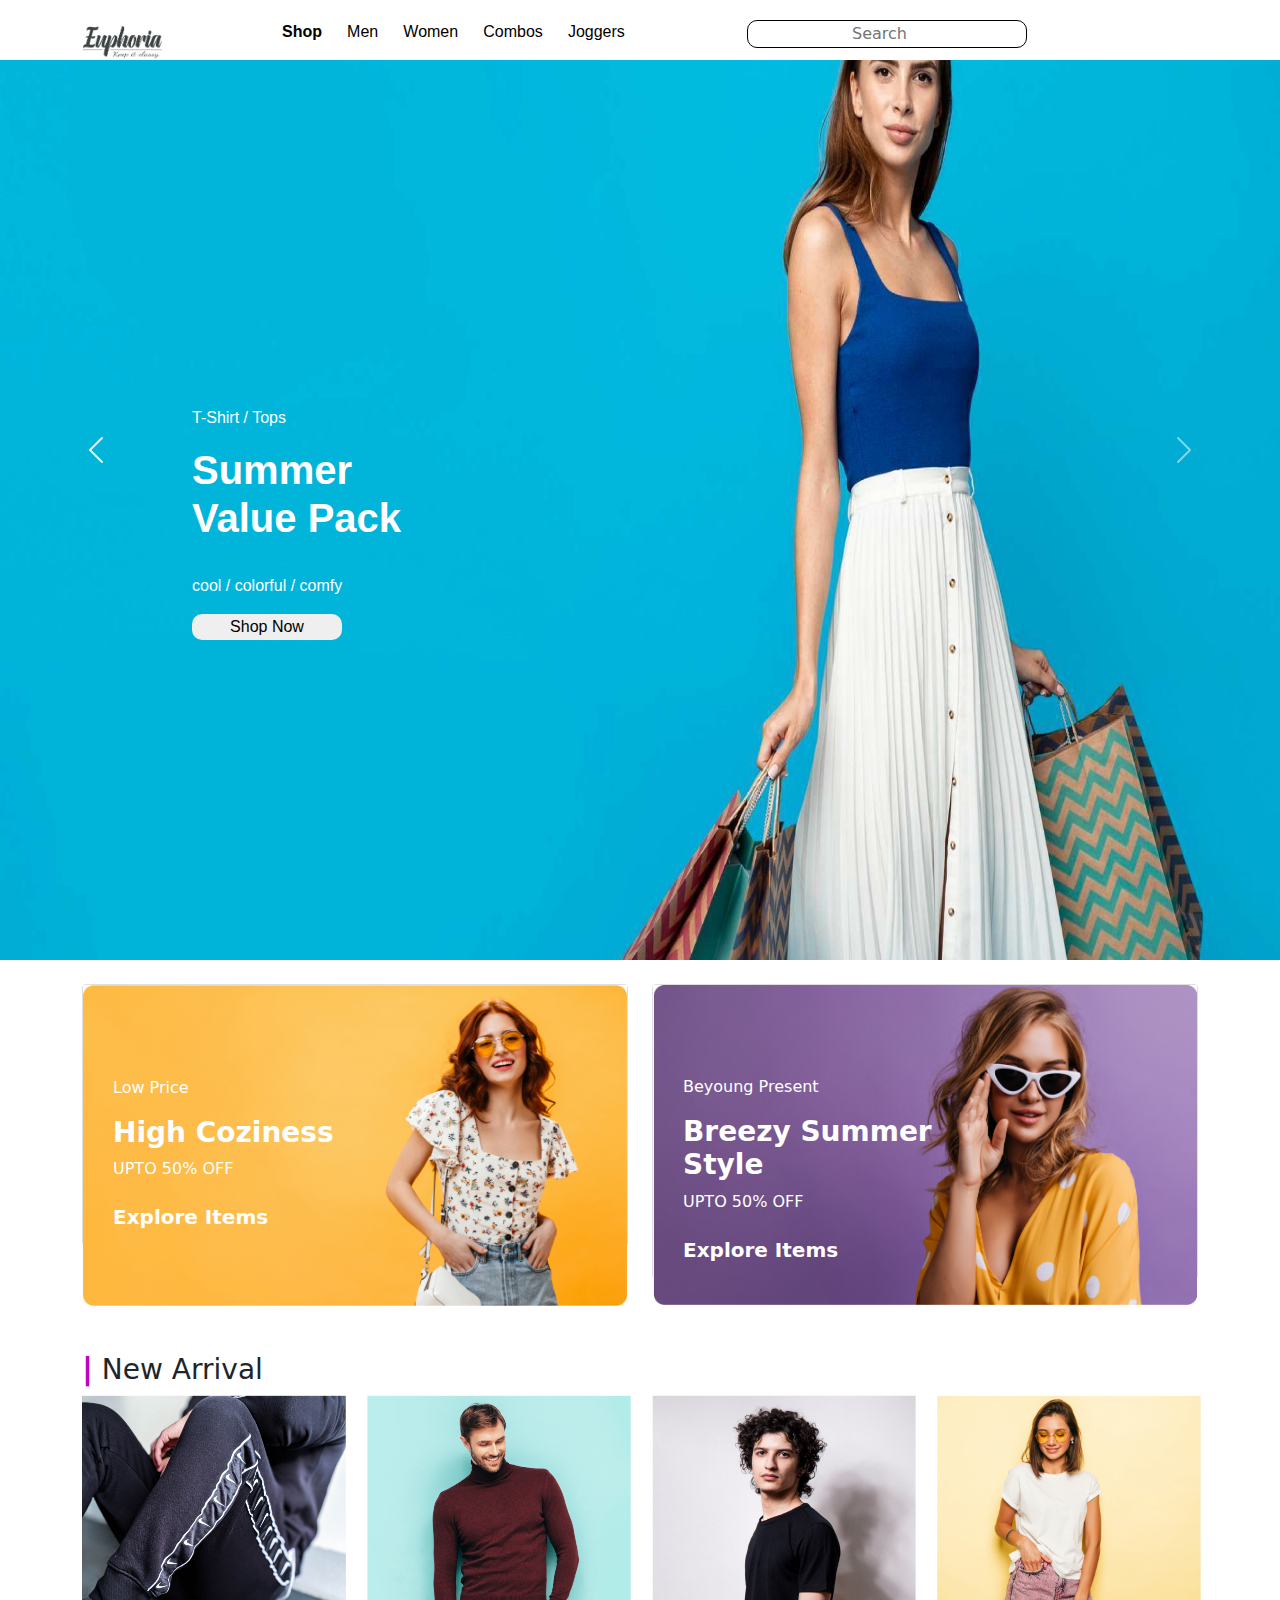
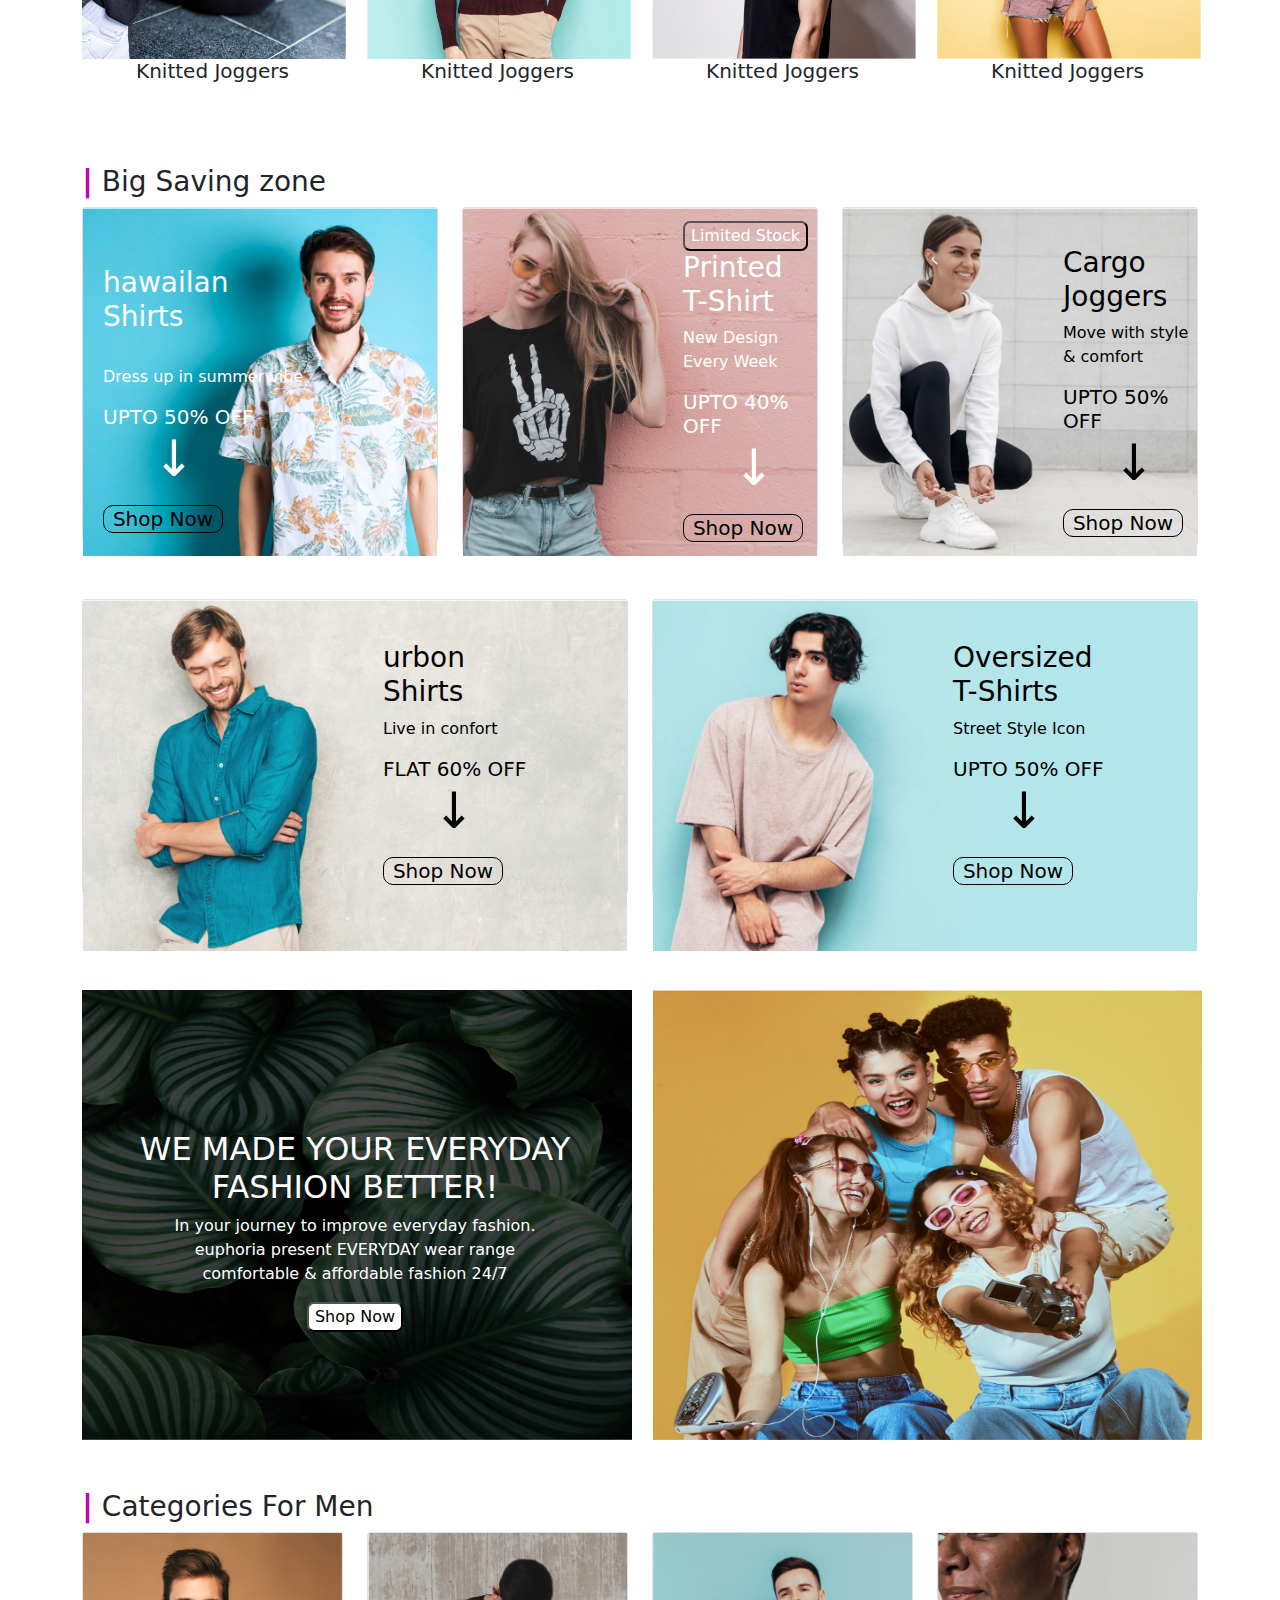
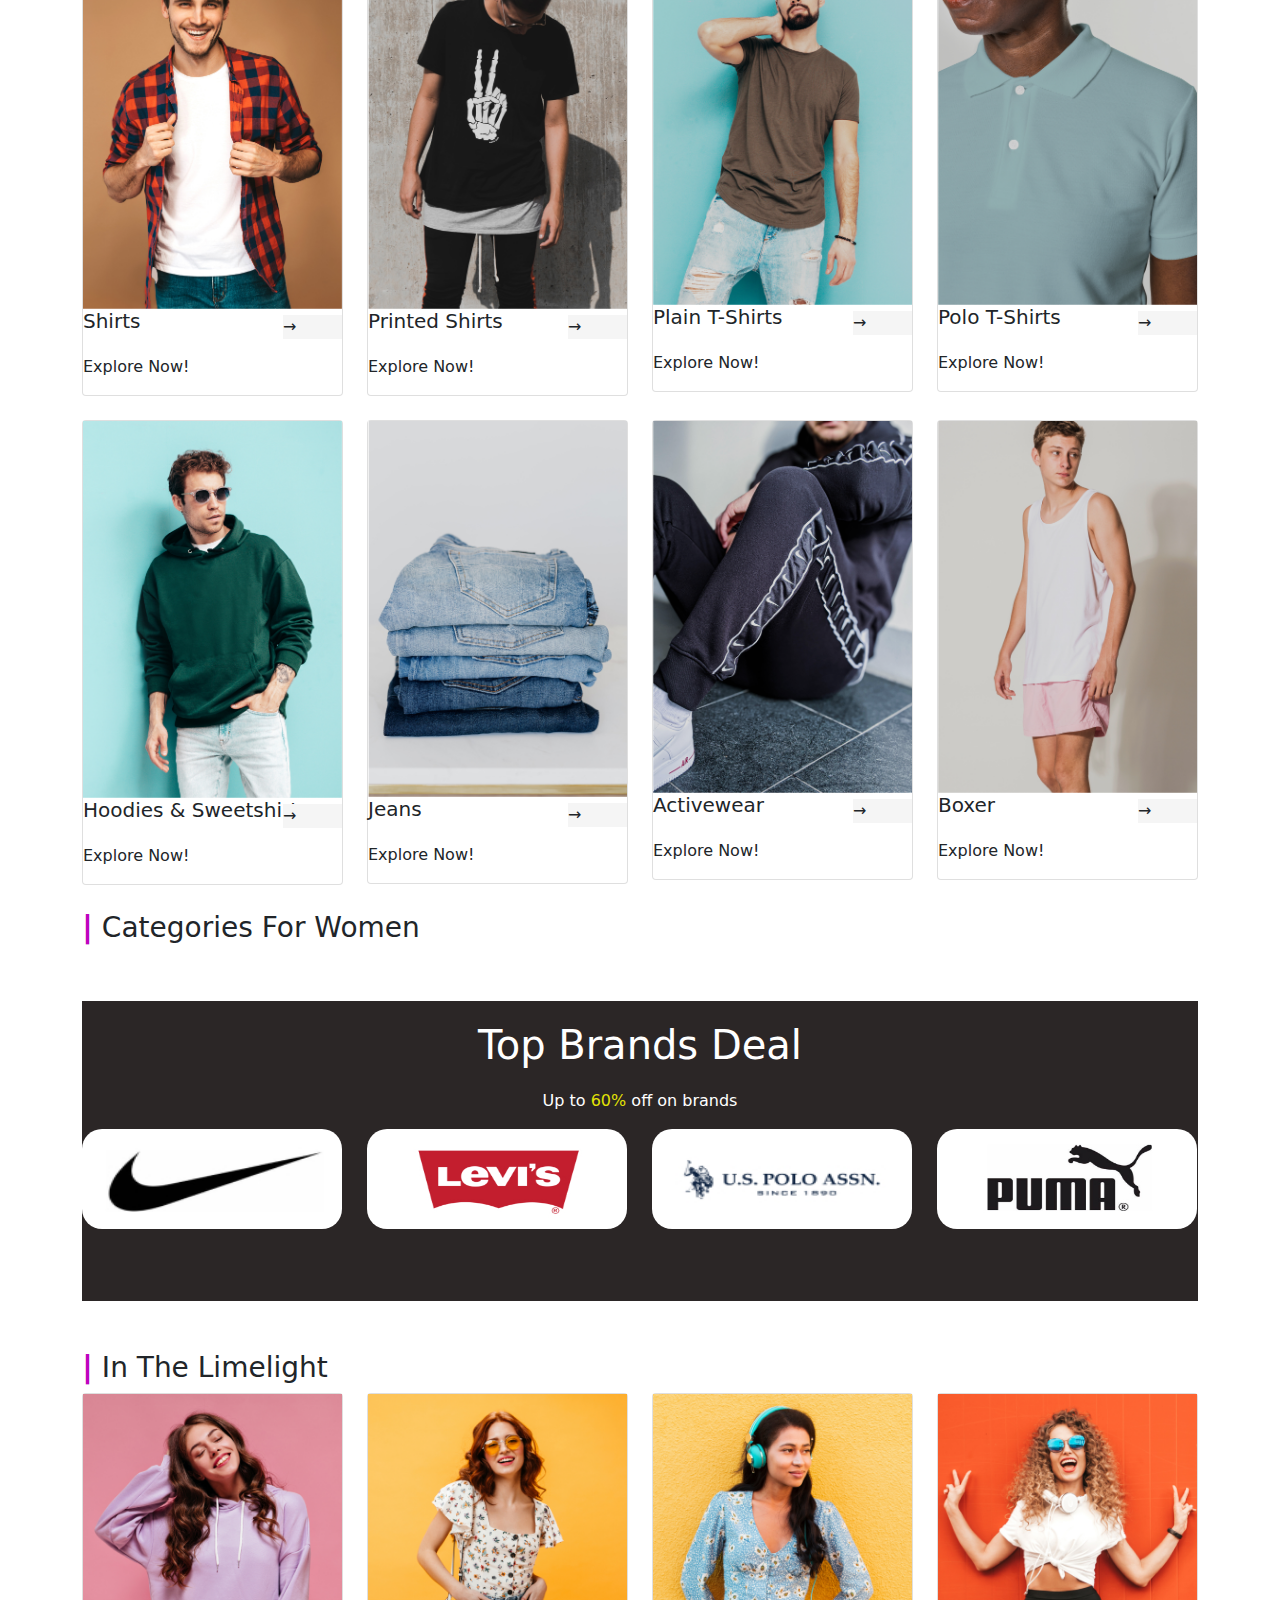
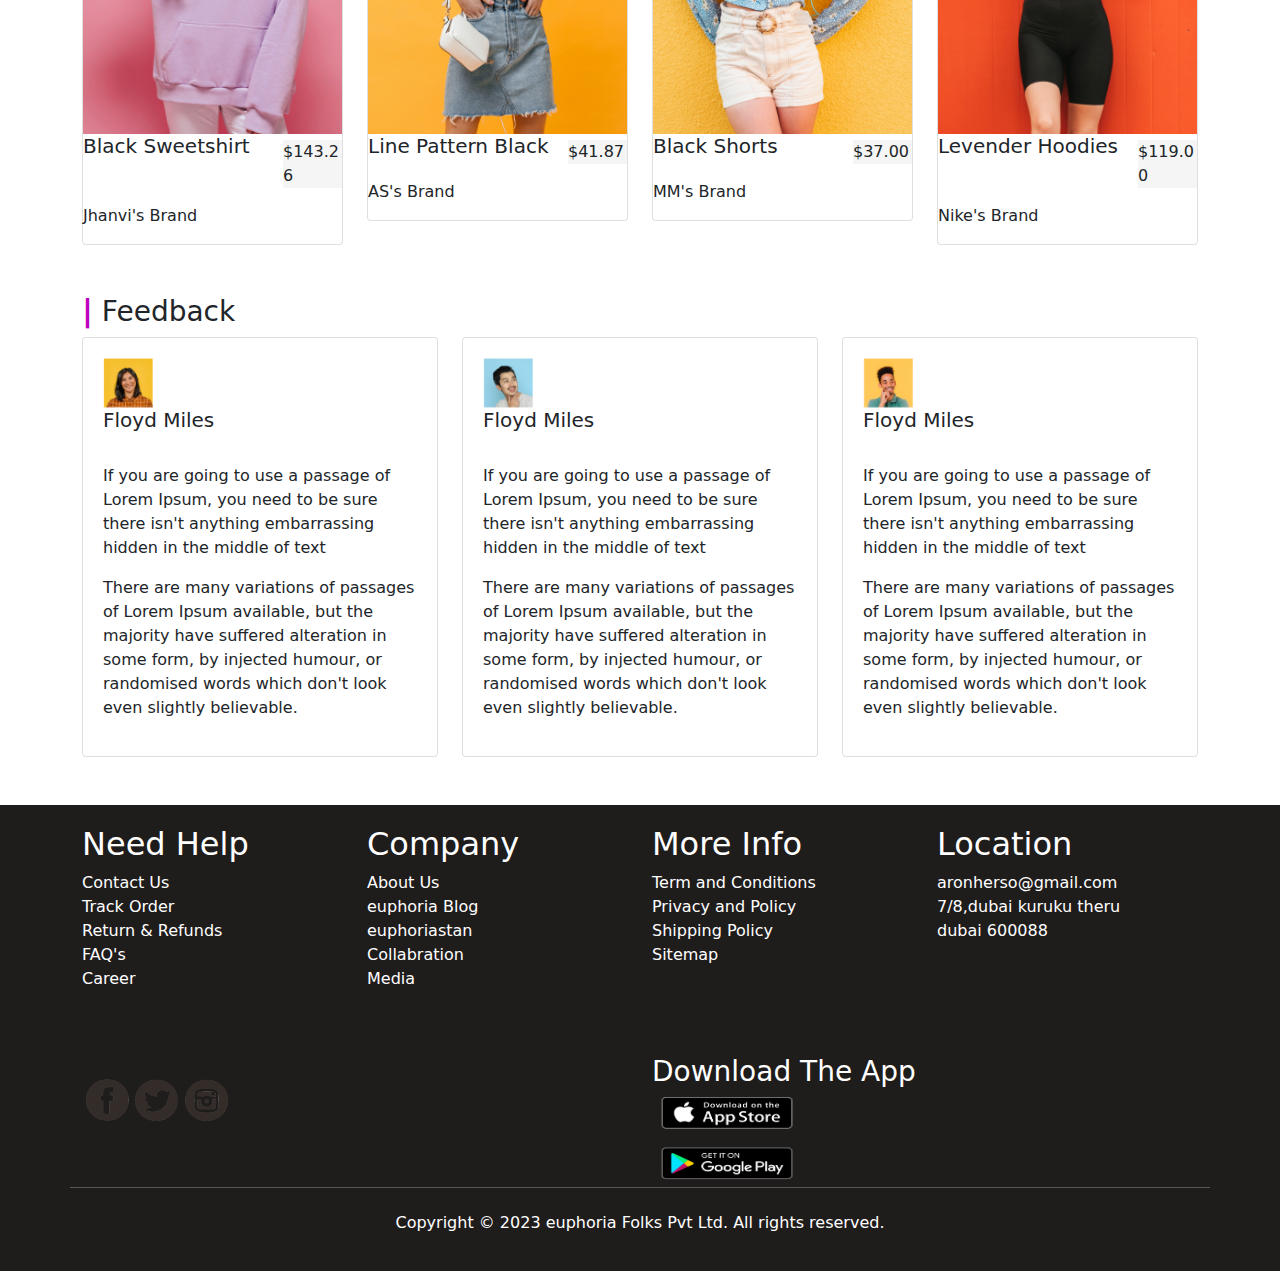
<file: index.html>
<html>
    <head>
        <title>euphoria</title>
        <link rel="stylesheet" href="./style.css">
        <link rel="stylesheet" href="./bootstrap-5.0.2-dist/css/bootstrap.min.css">
        <link rel="stylesheet" href="./bootstrap-5.0.2-dist/js/bootstrap.min.js">
        <script src="https://ajax.googleapis.com/ajax/libs/jquery/3.6.4/jquery.min.js"></script>
  <script src="https://maxcdn.bootstrapcdn.com/bootstrap/3.4.1/js/bootstrap.min.js"></script>
    </head>
    <body>
        <section class="top">
        <div class="container">
            <div class="row">
                <div class="col-sm-2">
                <a href="./index.html"><img src="./asserte/Logo.png" width="80px" height="40px"></a>
                </div>
                <div class="col-sm-5">
                    <a class="link" href="#"><b>Shop</b></a>
                    <a class="link" href="#">Men</a>
                    <a class="link" href="./page1.html">Women</a>
                    <a class="link" href="./page3.html">Combos</a>
                    <a class="link" href="#">Joggers</a>
                </div>
                <div class="col-sm-3">  
                <input  class="sbox" type="search" placeholder="Search">
                </div>
                <!-- sm2 varum  -->
            </div>
        </div>
    </section>
    <section>
        <script src="https://cdn.jsdelivr.net/npm/jquery@3.6.4/dist/jquery.slim.min.js"></script>
    <script src="https://cdn.jsdelivr.net/npm/popper.js@1.16.1/dist/umd/popper.min.js"></script>
    <script src="https://cdn.jsdelivr.net/npm/bootstrap@4.6.2/dist/js/bootstrap.bundle.min.js"></script>
    <style>
        /* Make the image fully responsive */
        
        .carousel-inner img {
            width: 100%;
            height: 100%;
        }
    </style>
    <div id="demo" class="carousel slide" data-ride="carousel">
        <ul class="carousel-indicators">
            <li data-target="#demo" data-slide-to="0" class="active"></li>
            <li data-target="#demo" data-slide-to="1"></li>
            <li data-target="#demo" data-slide-to="2"></li>
        </ul>
        <div class="carousel-inner">
            <div class="carousel-item active">
                <img src="./asserte/banner.jpg" alt="Los Angeles" width="200" height="300">
                <div class="carousel-caption">
                    <div class="banner">
                    <p class="bannerp">T-Shirt / Tops<br><b><h1>Summer<br>Value Pack</h1></b><br>cool / colorful / comfy</p>
                    <button class="btn1" type="submit">Shop Now</button>
                </div>
                </div>
            </div>
            <div class="carousel-item">
                <img src="./asserte/banner2.jpeg" alt="Chicago" width="200" height="300">
                <div class="carousel-caption">
                    <div class="banner">
                    <p class="bannerp">T-Shirt / Tops<br><b><h1>Summer<br>Value Pack</h1></b><br>cool / colorful / comfy</p>
                 <button class="btn1" type="submit">Shop Now</button>
                </div>
                </div>
            </div>
           
            </div>
        </div>
        <a class="carousel-control-prev" href="#demo" data-slide="prev">
            <span class="carousel-control-prev-icon"></span>
        </a>
        <a class="carousel-control-next" href="#demo" data-slide="next">
            <span class="carousel-control-next-icon"></span>
        </a>
    </div><br>
    </section>
    <section>
    <div class="container">
       <div class="row">
        <div class="col-sm-6">
            <div class="card">
            <img src="./asserte/yellow.jpg">
            <div class="para">
            <p>Low Price<br><h3><b>High Coziness</b></h3>UPTO 50% OFF<br><br><h5><b>Explore Items</b></h5></p>
       </div>
       </div></div>
       <div class="col-sm-6">
        <div class="card">
        <img src="./asserte/purple.jpg">
        <div class="para">
            <p>Beyoung Present<br><h3><b>Breezy Summer<br>Style</b></h3>UPTO 50% OFF<br><br><h5><b>Explore Items</b></h5></p>
       </div>
       </div>
    </div>
    </div>
    </div></section><br><br><br>
    <section>
        <div class="container">
            <div class="row">
            <h3><b class="linepur">|</b>&nbsp;New Arrival</h3>
            <div class="col-sm-3">
                <img src="./asserte/new 1.jpg" height="264" width="264">
                <center><h5>Knitted Joggers</h5></center>
            </div>
            <div class="col-sm-3">
                <img src="./asserte/new 2.jpg"  height="264" width="264">
                <center><h5>Knitted Joggers</h5></center>
            </div>
            <div class="col-sm-3">
                <img src="./asserte/new 3.jpg">
                <center><h5>Knitted Joggers</h5></center>
            </div>
            <div class="col-sm-3">
                <img src="./asserte/new 4.jpg" height="264" width="264">
                <center><h5>Knitted Joggers</h5></center>
            </div>
        </div>
        </div>
    </section>
    <br><br><br>
    <div class="container">
        <div class="row">
    <h3><b class="linepur">|</b>&nbsp;Big Saving zone</h3>
    <div class="col-sm-4">
        <div class="card">
        <img src="./asserte/big 1.jpg">
        <div class="para1">
        <h3>hawailan<br>Shirts</h3><br><p>Dress up in summer vibe<br><h5>UPTO 50% OFF<br>
            <p class="aro">↓</p>
        <button class="btn2" type="submit">Shop Now</button>
   </div>
   </div></div>
   <div class="col-sm-4">
    <div class="card">
    <img src="./asserte/big 2.jpg">
    <div class="para2">
    <button class="btn2-1" type="submit">Limited Stock</button>
    <h3>Printed<br>T-Shirt</h3><p>New Design Every Week<br><h5>UPTO 40% OFF<br>
        <p class="aro">↓</p>
        <button class="btn2" type="submit">Shop Now</button>
   </div>
   </div>
</div>
<div class="col-sm-4">
    <div class="card">
    <img src="./asserte/big 3.jpg">
    <div class="para1-0">
        <h3>Cargo<br>Joggers</h3><p>Move with style & comfort<br><h5>UPTO 50% OFF<br>
            <p class="aro">↓</p>
        <button class="btn2" type="submit">Shop Now</button>
   </div>
   </div>
</div>
    </div>
    </div><br><br>
    <div class="container">
        <div class="row">
         <div class="col-sm-6">
             <div class="card">
             <img src="./asserte/big 4.jpg">
             <div class="para1-1">
                <h3>urbon<br>Shirts</h3><p>Live in confort<br><h5>FLAT 60% OFF<br>
                    <p class="aro">↓</p>
                <button class="btn2" type="submit">Shop Now</button>
           </div>
        </div></div>
        <div class="col-sm-6">
         <div class="card">
         <img src="./asserte/big 5.jpg">
         <div class="para1-1">
            <h3>Oversized<br>T-Shirts</h3><p>Street Style Icon<br><h5>UPTO 50% OFF<br>
                <p class="aro">↓</p>
            <button class="btn2" type="submit">Shop Now</button>
       </div>
        </div>
     </div>
     </div>
     </div>
     <br><br><br><br>
     <div class="container">
        <Ldiv class="row">
            <div class="col-sm-6">
                <img class="pic" src="./asserte/tree black.jpg">
                <div class="para3">
                   <center><h2>WE MADE YOUR EVERYDAY<br>FASHION BETTER!</h2><p>In your journey to improve everyday fashion.<br>euphoria present EVERYDAY wear range<br>comfortable & affordable fashion 24/7</p>
                   <button class="btn3" type="submit">Shop Now</button></center>
            </div>
            </div>
            <div class="col-sm-6">
                <img class="pic" src="./asserte/Rectangle 13.jpg">
            </div>
        </Ldiv>
     </div><br><br>
     <div class="container">
        <div class="row">
     <h3><b class="linepur">|</b>&nbsp;Categories For Men</h3>
     <div class="col-sm-3">
    <div class="card">
        <img src="./asserte/men 1.jpg">
        <h5>Shirts</h5>&nbsp;<p class="aroo">→</p>
        <p>Explore Now!</p>
    </div>
     </div>
     <div class="col-sm-3">
        <div class="card">
            <img src="./asserte/men 2.jpg">
            <h5> Printed Shirts</h5>&nbsp;<p class="aroo">→</p>
            <p>Explore Now!</p>
        </div>
         </div><div class="col-sm-3">
            <div class="card">
                <img src="./asserte/men 3.jpg">
                <h5>Plain T-Shirts</h5>&nbsp;<p class="aroo">→</p>
                <p>Explore Now!</p>
            </div>
             </div><div class="col-sm-3">
                <div class="card">
                    <img src="./asserte/men 4.jpg">
                    <h5>Polo T-Shirts</h5>&nbsp;<p class="aroo">→</p>
                    <p>Explore Now!</p>
                </div>
                 </div>
     </div>
     </div>
     <br>
     <div class="container">
        <div class="row">
     <div class="col-sm-3">
    <div class="card">
        <img src="./asserte/men 5.jpg">
        <h5>Hoodies & Sweetshirt</h5>&nbsp;<p class="aroo">→</p>
        <p>Explore Now!</p>
    </div>
     </div>
     <div class="col-sm-3">
        <div class="card">
            <img src="./asserte/men 6.jpg">
            <h5>Jeans</h5>&nbsp;<p class="aroo">→</p>
            <p>Explore Now!</p>
        </div>
         </div><div class="col-sm-3">
            <div class="card">
                <img src="./asserte/men 7.png">
                <h5>Activewear</h5>&nbsp;<p class="aroo">→</p>
                <p>Explore Now!</p>
            </div>
             </div><div class="col-sm-3">
                <div class="card">
                    <img src="./asserte/men 8.jpg">
                    <h5>Boxer</h5>&nbsp;<p class="aroo">→</p>
                    <p>Explore Now!</p>
                </div>
                 </div>
     </div>
     </div>
     <br>
     <div class="container">
        <div class="row">
    <h3><b class="linepur">|</b>&nbsp;Categories For Women</h3>
    </div>
    </div>
    <br><br> 
    <div class="container">
        <div class="topbrand">
        <div class="row">
<center><h1 class="headd">Top Brands Deal</h1>
<p class="headd">Up to <span class="off">60%</span> off on brands</p></center>
<div class="col-sm-3">
    <img class="brandimg" src="./asserte/brand 1.jpg">
</div>

<div class="col-sm-3">
    <img class="brandimg" src="./asserte/brand 3.jpg">
</div>
<div class="col-sm-3">
    <img class="brandimg" src="./asserte/brand 4.jpg">
</div>
<div class="col-sm-3">
    <img class="brandimg" src="./asserte/brand 5.jpg">
</div>
        </div>
    </div>
    </div><br><br>
    <div class="container">
        <div class="row">
        <h3><b class="linepur">|</b>&nbsp;In The Limelight</h3>
        <div class="col-sm-3">
            <div class="card">
                <img src="./asserte/e commerce/Products List page/3.jpg">
                <h5>Black Sweetshirt </h5>&nbsp;<p class="aroo">$143.26</p>
                <p>Jhanvi's Brand</p>
            </div>
             </div>
             <div class="col-sm-3">
                <div class="card">
                    <img src="./asserte/e commerce/Products List page/4.jpg">
                    <h5>Line Pattern Black</h5>&nbsp;<p class="aroo">$41.87</p>
                    <p>AS's Brand</p>
                </div>
                 </div><div class="col-sm-3">
                    <div class="card">
                        <img src="./asserte/e commerce/Products List page/11.jpg">
                        <h5>Black Shorts</h5>&nbsp;<p class="aroo">$37.00</p>
                        <p>MM's Brand</p>
                    </div>
                     </div><div class="col-sm-3">
                        <div class="card">
                            <img src="./asserte/e commerce/Products List page/6.jpg">
                            <h5>Levender Hoodies</h5>&nbsp;<p class="aroo">$119.00</p>
                            <p>Nike's Brand</p>
                        </div>
                         </div>
        </div>
        </div>
        <br><br>
        <div class="container">
            <div class="row">
            <h3><b class="linepur">|</b>&nbsp;Feedback</h3>
            <div class="col-sm-4">
                <div class="card">
                    <div class="feedback">
                    <img class="feed" src="./asserte/feedback1.jpg"><br>
                    <h5>Floyd Miles</h5><br>
                    <p> If you are going to use a passage of Lorem Ipsum, you need to be sure there isn't anything embarrassing hidden in the middle of text</p>
                    <p>There are many variations of passages of Lorem Ipsum available, but the majority have suffered alteration in some form, by injected humour, or randomised words which don't look even slightly believable. </p>
                </div>
                </div>
            </div>
            <div class="col-sm-4">
                <div class="card">
                    <div class="feedback">
                    <img class="feed" src="./asserte/feedback2.jpg"><br>
                    <h5>Floyd Miles</h5><br>
                    <p> If you are going to use a passage of Lorem Ipsum, you need to be sure there isn't anything embarrassing hidden in the middle of text</p>
                    <p>There are many variations of passages of Lorem Ipsum available, but the majority have suffered alteration in some form, by injected humour, or randomised words which don't look even slightly believable. </p>
                </div>
                </div>
            </div>
            <div class="col-sm-4">
                <div class="card">
                    <div class="feedback">
                    <img class="feed" src="./asserte/feedback3.jpg"><br>
                    <h5>Floyd Miles</h5><br>
                    <p> If you are going to use a passage of Lorem Ipsum, you need to be sure there isn't anything embarrassing hidden in the middle of text</p>
                    <p>There are many variations of passages of Lorem Ipsum available, but the majority have suffered alteration in some form, by injected humour, or randomised words which don't look even slightly believable. </p>
                </div>
                </div>
            </div>
            </div>
            </div><br><br>
            <div class="footer">
                <div class="container">
                    <div class="row">
                        <div class="col-sm-3">
                            <h2>Need Help</h2>
                            <p>Contact Us<br>Track Order<br>Return & Refunds<br>FAQ's<br>Career</p>
                        </div>
                        <div class="col-sm-3">
                            <h2>Company</h2>
                            <p>About Us<br>euphoria Blog<br>euphoriastan<br>Collabration<br>Media</p>
                        </div>
                        <div class="col-sm-3">
                            <h2>More Info</h2>
                            <p>Term and Conditions<br>Privacy and Policy<br>Shipping Policy<br>Sitemap</p>
                        </div>
                        <div class="col-sm-3">
                            <h2>Location</h2>
                            <p>aronherso@gmail.com <br>7/8,dubai kuruku theru<br>dubai 600088<br><br><br><br><br></p>
                        </div>

                    </div>
                </div>
                <div class="container">
                    <div class="row">
                        <div class="col-sm-6">
                            <img class="fit" src="./asserte/pngwing.com.png">
                        </div>
                        <div class="col-sm-6">
                            <h3>Download The App</h3>
                            <img class="anios" src="./asserte/apple and android.png">
                        </div>
                        <hr>
                        <br>
                        <center><p>Copyright © 2023 euphoria Folks Pvt Ltd. All rights reserved.</p></center>
                    </div>
                </div>
            </div>
    </body>
</html>
</file>
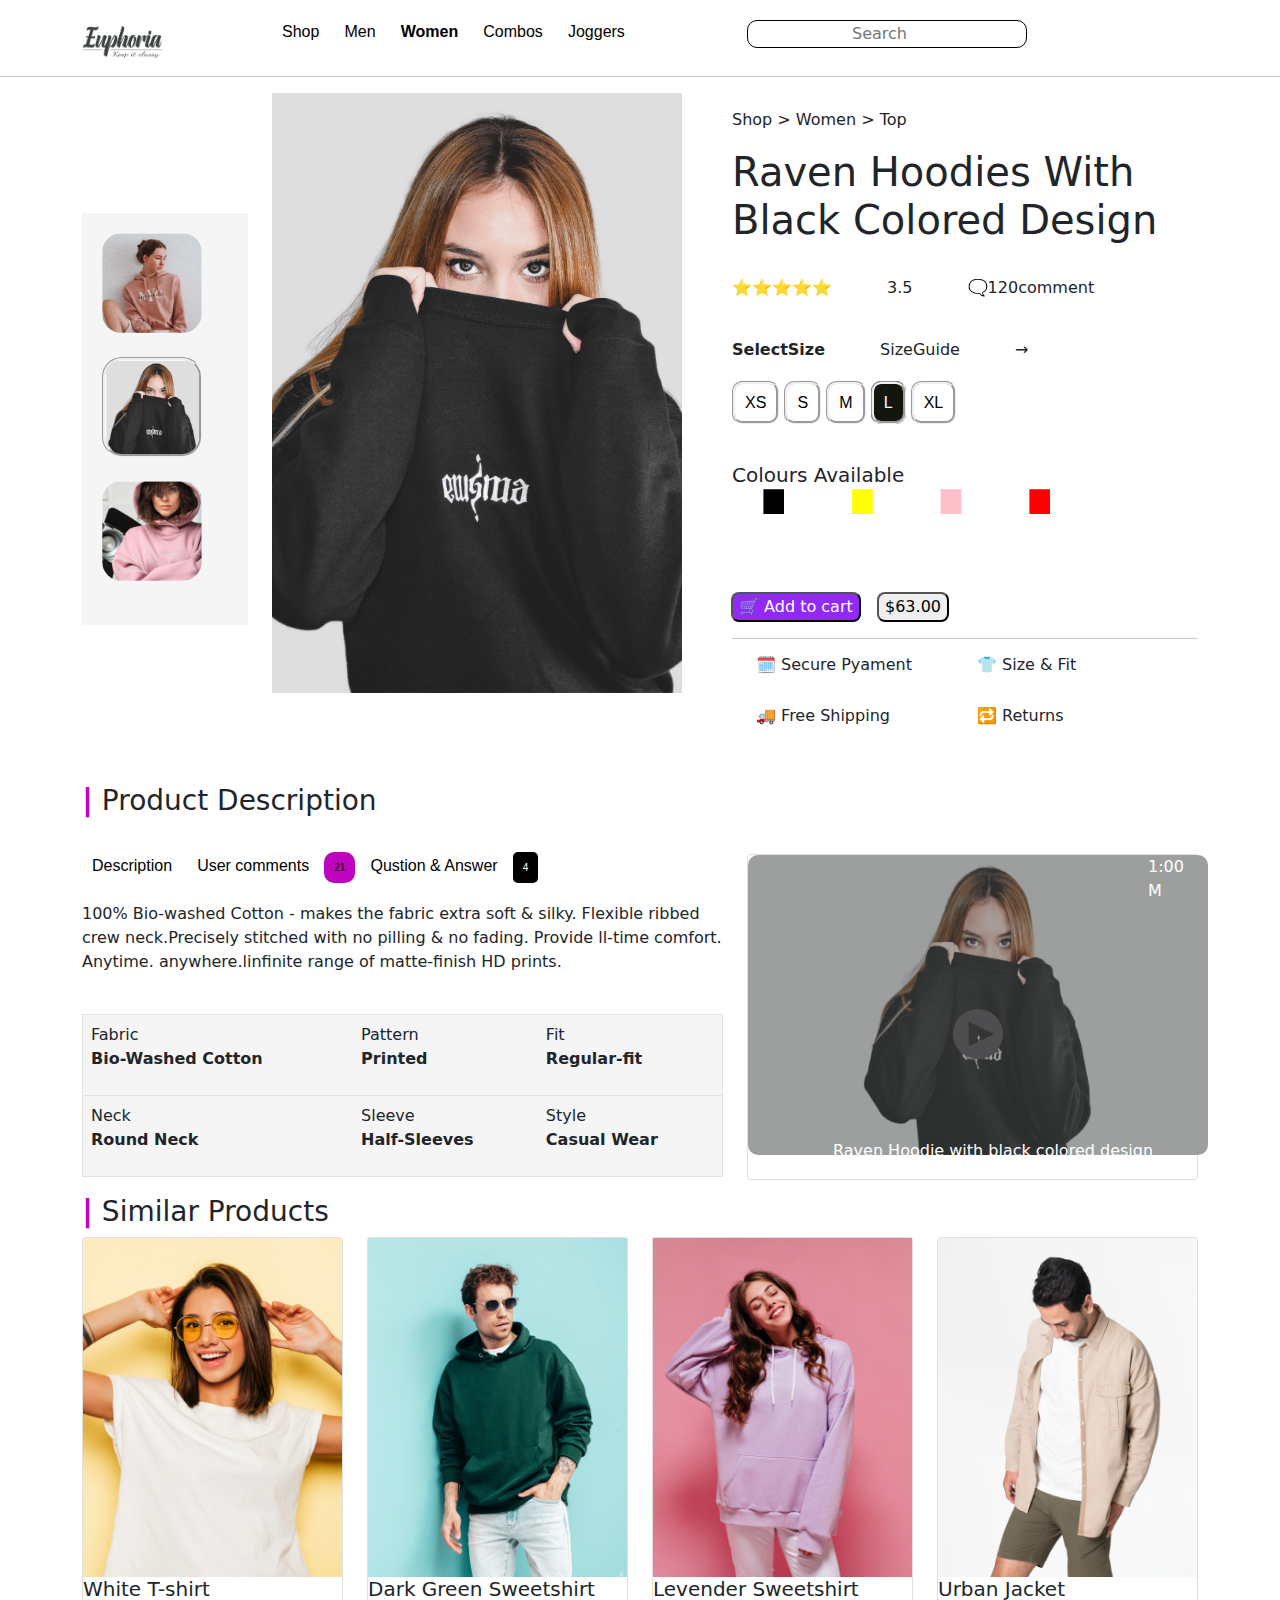
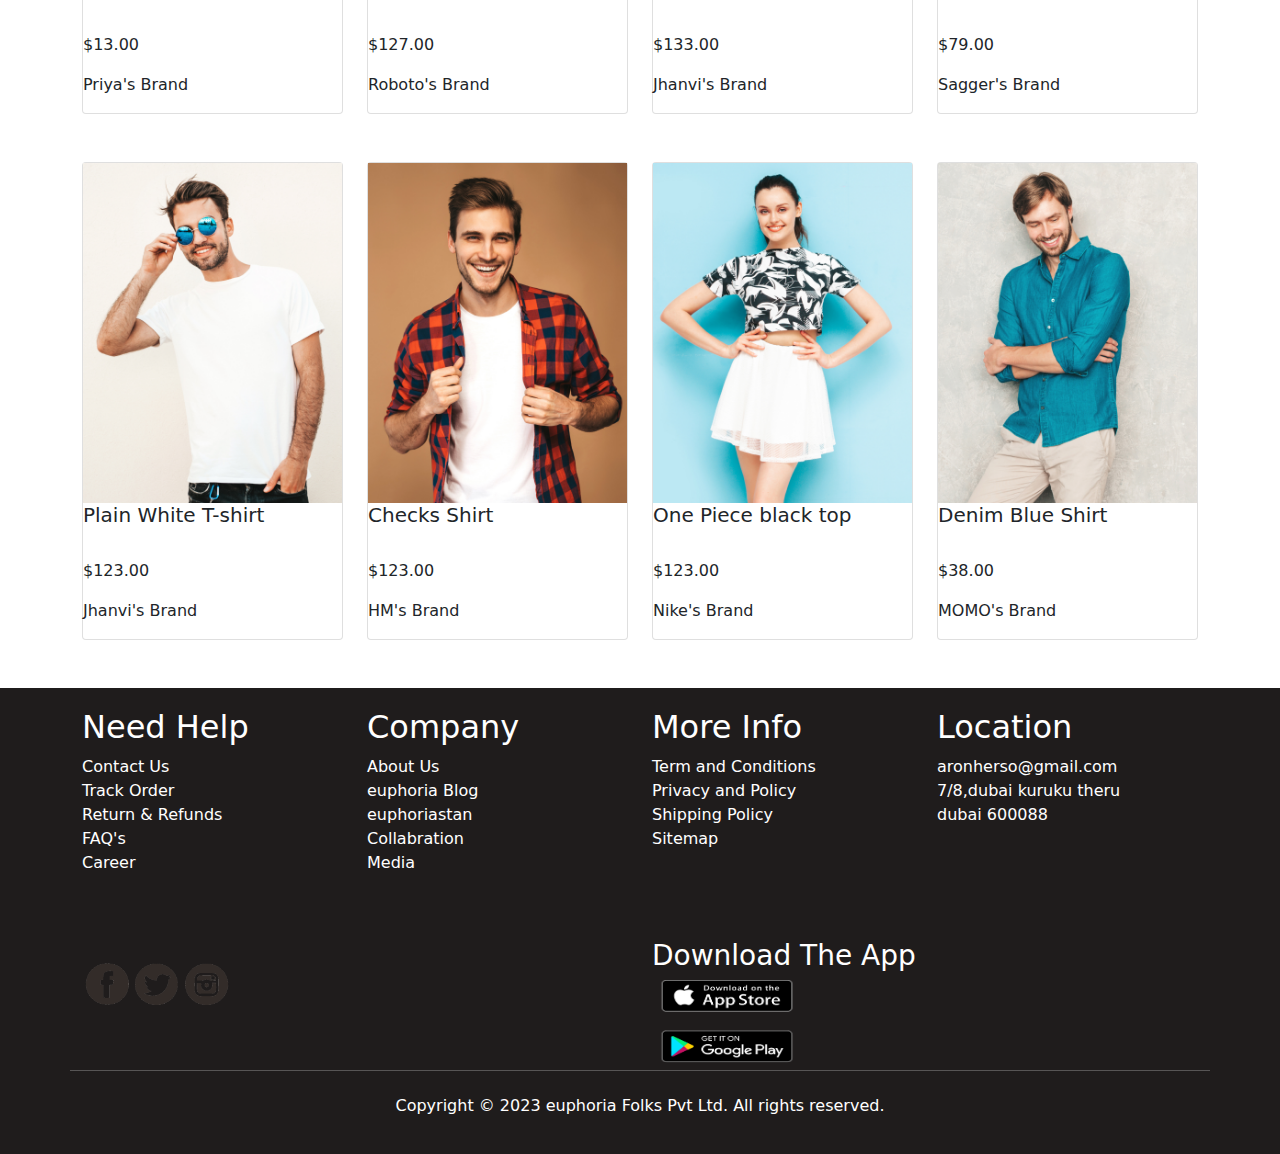
<file: page1.html>
<!DOCTYPE html>
<html lang="en">
<head>
    <meta charset="UTF-8">
    <meta name="viewport" content="width=device-width, initial-scale=1.0">
    <title>Document</title>
</head>
<body>
    
</body>
</html>
    <head>
        <title>Women</title>
        <link rel="stylesheet" href="./stylee.css">
        <link rel="stylesheet" href="./bootstrap-5.0.2-dist/css/bootstrap.min.css">
        <link rel="stylesheet" href="./bootstrap-5.0.2-dist/js/bootstrap.min.js">
    </head>
    <body>
        <section class="top">
            <div class="container">
                <div class="row">
                    <div class="col-sm-2">
                    <a href="./index.html"><img src="./asserte/Logo.png" width="80px" height="40px"></a>
                    </div>
                    <div class="col-sm-5">
                        <a class="link" href="./index.html">Shop</a>
                        <a class="link" href="#">Men</a>
                        <a class="link" href="#"><b>Women</b></a>
                        <a class="link" href="./page3.html">Combos</a>
                        <a class="link" href="#">Joggers</a>
                    </div>
                    <div class="col-sm-3">  
                    <input  class="sbox" type="search" placeholder="Search">
                    </div>
                    <!-- sm2 varum  -->
                </div>
            </div>
        </section>
        <hr>
        <section>
            <div class="container">
                <div class="row">
                    <div class="col-sm-2">
                        <div class="threepic">
                <img class="img" src="./asserte/e commerce/Product detail Page/1.jpg"><br><br>
                <img class="img2" src="./asserte/e commerce/Product detail Page/2.jpg"><br><br>
                <img class="img" src="./asserte/e commerce/Product detail Page/3.jpg"><br><br>
                    </div>
                    </div>
                <div class="col-sm-4">
                    <img class="img1" src="./asserte/e commerce/Product detail Page/21.jpg">
                </div>
                <div class="col-sm-6">
                    <div class="details">
                    <p>Shop > Women > Top</p>
                    <h1>Raven Hoodies With<br>Black Colored Design</h1><br>
                    <p class="para">⭐⭐⭐⭐⭐ 3.5 🗨️120comment</p><br>
                    <h6 class="para"><b>SelectSize</b> SizeGuide →</h6><br>
                    <a class="link1" href="#">XS</a>
                    <a class="link1" href="#">S</a>
                    <a class="link1" href="#">M</a>
                    <a class="link2" href="#">L</a>
                    <a class="link1" href="#">XL</a><br><br><br>
                    <h5>Colours Available</h5>
                    <div class="dots">
                    <a class="link3" href="#">.</a>
                    <a class="link4" href="#">.</a>
                    <a class="link5" href="#">.</a>
                    <a class="link6" href="#">.</a></div>
                    <div class="container">
                        <div class="row">
                            <div class="col-sm-6">
                                <button class="btn4" type="submit">🛒 Add to cart</button>
                            </div>
                            <div class="col-sm-6">
                                <button class="btn5" type="submit">$63.00</button>
                            </div>
                        </div>
                    </div>
                <hr>
                <div class="container">
                    <div class="row">
                        <div class="col-sm-6">
                            <h6>🗓 Secure Pyament</h6><br>
                            <h6>🚚 Free Shipping</h6>
                        </div>
                        <div class="col-sm-6">
                            <h6>👕 Size & Fit</h6><br>
                            <h6>🔁 Returns</h6>
                        </div>
                    </div>
                </div>
                </div>
                </div>
                </div>
            </div>
        </section>
        <section><br><br>
            <div class="container">
                <div class="row">
            <h3><b class="linepur">|</b>&nbsp;Product Description</h3><br><br><br>
            <div class="col-sm-7">
                        <a class="link" href="#">Description</a>
                        <a class="link" href="#">User comments</a>
                        <a class="link7" href="#">21</a>
                        <a class="link" href="#">Qustion & Answer</a>
                        <a class="link8" href="#">4</a><br>
                        <br><p>100% Bio-washed Cotton - makes the fabric extra soft & silky. Flexible ribbed crew
                            neck.Precisely stitched with no pilling & no fading. Provide ll-time comfort. Anytime.
                            anywhere.linfinite range of matte-finish HD prints.</p>
                            <br>
                            <table class="table">
                                <tr>
                                    <td><p>Fabric<br><b>Bio-Washed Cotton</b></p></td>
                                    <td><p>Pattern<br><b>Printed</b></p></td>
                                    <td><p>Fit<br><b>Regular-fit</b></p></td>
                                </tr>
                                <tr>
                                    <td><p>Neck<br><b>Round Neck</b></p></td>
                                    <td><p>Sleeve<br><b>Half-Sleeves</b></p></td>
                                    <td><p>Style<br><b>Casual Wear</b></p></td>
                                </tr>
                            </table>
            </div>
            
            <div class="col-sm-5">
                <div class="card">
                    <img class="video" src="./asserte/e commerce/Product detail Page/video.jpg">
                    <p class="para2">1:00M</p>
                    <img class="playy" src="./asserte/play butt.png">
                    <p class="para3">Raven Hoodie with black colored design</p>
                </div>
            </div>
            </div>
            </div>
        </section>
        <div class="container">
            <div class="row">
            <h3><b class="linepur">|</b>&nbsp;Similar Products</h3>
            <div class="col-sm-3">
                <div class="card">
                    <img src="./asserte/e commerce/Product detail Page/products1.jpg">
                    <h5>White T-shirt</h5>&nbsp;<p class="aroo">$13.00</p>
                    <p>Priya's Brand</p>
                </div>
                 </div>
                 <div class="col-sm-3">
                    <div class="card">
                        <img src="./asserte/e commerce/Product detail Page/products2.jpg">
                        <h5>Dark Green Sweetshirt</h5>&nbsp;<p class="aroo">$127.00</p>
                        <p>Roboto's Brand</p>
                    </div>
                     </div><div class="col-sm-3">
                        <div class="card">
                            <img src="./asserte/e commerce/Product detail Page/products3.jpg">
                            <h5>Levender Sweetshirt</h5>&nbsp;<p class="aroo">$133.00</p>
                            <p>Jhanvi's Brand</p>
                        </div>
                         </div><div class="col-sm-3">
                            <div class="card">
                                <img src="./asserte/e commerce/Product detail Page/products4.jpg">
                                <h5>Urban Jacket</h5>&nbsp;<p class="aroo">$79.00</p>
                                <p>Sagger's Brand</p>
                            </div>
                             </div>
            </div>
            </div><br><br>
            <div class="container">
                <div class="row">
                <div class="col-sm-3">
                    <div class="card">
                        <img src="./asserte/e commerce/Product detail Page/products5.jpg">
                        <h5>Plain White T-shirt</h5>&nbsp;<p class="aroo">$123.00</p>
                        <p>Jhanvi's Brand</p>
                    </div>
                     </div>
                     <div class="col-sm-3">
                        <div class="card">
                            <img src="./asserte/e commerce/Product detail Page/products6.jpg">
                            <h5>Checks Shirt</h5>&nbsp;<p class="aroo">$123.00</p>
                            <p>HM's Brand</p>
                        </div>
                         </div><div class="col-sm-3">
                            <div class="card">
                                <img src="./asserte/e commerce/Product detail Page/products7.jpg">
                                <h5>One Piece black top</h5>&nbsp;<p class="aroo">$123.00</p>
                                <p>Nike's Brand</p>
                            </div>
                             </div><div class="col-sm-3">
                                <div class="card">
                                    <img src="./asserte/e commerce/Product detail Page/products8.jpg">
                                    <h5>Denim Blue Shirt</h5>&nbsp;<p class="aroo">$38.00</p>
                                    <p>MOMO's Brand</p>
                                </div>
                                 </div>
                </div>
                </div><br><br>
                <div class="footer">
                    <div class="container">
                        <div class="row">
                            <div class="col-sm-3">
                                <h2>Need Help</h2>
                                <p>Contact Us<br>Track Order<br>Return & Refunds<br>FAQ's<br>Career</p>
                            </div>
                            <div class="col-sm-3">
                                <h2>Company</h2>
                                <p>About Us<br>euphoria Blog<br>euphoriastan<br>Collabration<br>Media</p>
                            </div>
                            <div class="col-sm-3">
                                <h2>More Info</h2>
                                <p>Term and Conditions<br>Privacy and Policy<br>Shipping Policy<br>Sitemap</p>
                            </div>
                            <div class="col-sm-3">
                                <h2>Location</h2>
                                <p>aronherso@gmail.com <br>7/8,dubai kuruku theru<br>dubai 600088<br><br><br><br><br></p>
                            </div>
    
                        </div>
                    </div>
                    <div class="container">
                        <div class="row">
                            <div class="col-sm-6">
                                <img class="fit" src="./asserte/pngwing.com.png">
                            </div>
                            <div class="col-sm-6">
                                <h3>Download The App</h3>
                                <img class="anios" src="./asserte/apple and android.png">
                            </div>
                            <hr>
                            <br>
                            <center><p>Copyright © 2023 euphoria Folks Pvt Ltd. All rights reserved.</p></center>
                        </div>
                    </div>
                </div>
    </body>
</html>
</file>
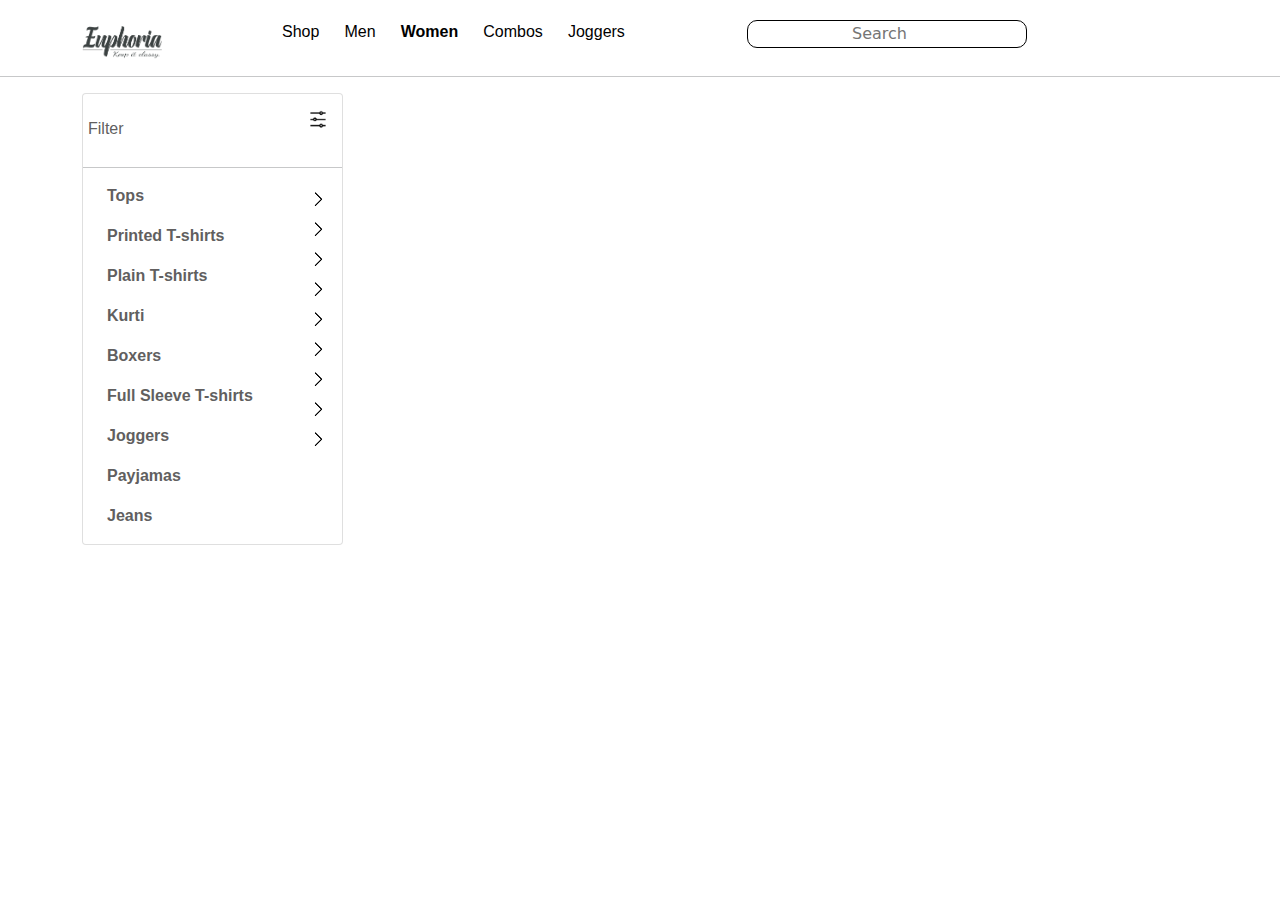
<file: page3.html>
<html>
    <head>
        <title>Women</title>
        <link rel="stylesheet" href="./styleee.css">
        <link rel="stylesheet" href="./bootstrap-5.0.2-dist/css/bootstrap.min.css">
        <link rel="stylesheet" href="./bootstrap-5.0.2-dist/js/bootstrap.min.js">
    </head>
    <body>
        <section class="top">
            <div class="container">
                <div class="row">
                    <div class="col-sm-2">
                     <a href="./index.html"><img src="./asserte/Logo.png" width="80px" height="40px"></a>
                    </div>
                    <div class="col-sm-5">
                        <a class="link" href="./index.html">Shop</a>
                        <a class="link" href="#">Men</a>
                        <a class="link" href="./page1.html"><b>Women</b></a>
                        <a class="link" href="./page3.html">Combos</a>
                        <a class="link" href="./page3.html">Joggers</a>
                    </div>
                    <div class="col-sm-3">  
                    <input  class="sbox" type="search" placeholder="Search">
                    </div>
                    <!-- sm2 varum  -->
                </div>
            </div>
        </section>
        <hr>
        <div class="container">
            <div class="row">
        <div class="col-sm-3">
            <div class="card">
                <h6 class="para">Filter
                <img class="filter" src="./asserte/filter.png"></h6><hr>
                <div class="container">
                    <div class="row">
                <div class="col-sm-10">
            <div class="para1">
               <b><p>Tops</p>
                <p>Printed T-shirts</p>
                <p>Plain T-shirts</p>
                <p>Kurti</p>
                <p>Boxers</p>
                <p>Full Sleeve T-shirts</p>
                <p>Joggers</p>
                <p>Payjamas</p>
                <p>Jeans</p>
                </b>
            </div>
            </div>
            <div class="col-sm-2">
              <div class="img">
                <img src="./asserte/rightaro.png"><br>
                <img src="./asserte/rightaro.png"><br>
                <img src="./asserte/rightaro.png"><br>
                <img src="./asserte/rightaro.png"><br>
                <img src="./asserte/rightaro.png">
                <img src="./asserte/rightaro.png">
                <img src="./asserte/rightaro.png">
                <img src="./asserte/rightaro.png">
                <img src="./asserte/rightaro.png">

              </div>
            </div>
            </div>
            </div></div>
        </div>
        </div>
        </div>
        </body>
</file>
<file: style.css>
.link{
    padding: 10px;
    text-decoration: none;
    color:black;
    font-family: 'Gill Sans', 'Gill Sans MT', Calibri, 'Trebuchet MS', sans-serif;
}
.top{
    margin-top: 20px;
}
.btn1{
    border-radius: 10px;
    border: 1px solid;
    width: 150px;
    border: none;
}
.btn2{
    border-radius: 10px;
    border: 1px solid;
    width: 120px;
    background-color: transparent;
}
.btn2-1{
    border-radius: 7px;
    background-color: rgb(34, 29, 29);
    color: white;
    margin-top: -15px;
    background-color: transparent;
}
.sbox{
    width: 280px;
    border-radius: 10px;
    border: 1px solid;
    text-align: center;
}
.banner{
    text-align: left;
    margin-bottom: 280px;
    font-family: 'Lucida Sans', 'Lucida Sans Regular', 'Lucida Grande', 'Lucida Sans Unicode', Geneva, Verdana, sans-serif;
}
.para{
margin-top: -230px;
margin-left: 30px;
color: white;
}
.linepur{
    color: rgb(190, 4, 190);
    font-size: 30px;
}
.aro{
    font-size: 50px;
    margin-left: 50px;
}
.para1{
    margin-top: -290px;
    margin-left: 20px;
    color: white;
}
.para2{
    margin-top: -320px;
    margin-left: 220px;
    color: white;
}
.para1-0{
    margin-top: -310px;
    margin-left: 220px;
    color:black;
}
.para1-1{
    margin-top: -310px;
    margin-left: 300px;
    color:black;
}
.pic{
height: 450px;
width: 550px;
}
.btn3{
    border-radius: 7px;
    background-color: white;
    color: black;
}
.para3{
    text-align: end;
    margin-top: -310px;
    color: white;
}
.aroo{
margin-left: 220px;
margin-top: -50px;
}
.off{
color: rgba(255, 255, 0, 0.884);
}
.brandimg{
width: 280px;
height: 100px;
width: 260px;
border-radius: 20px;
}
.topbrand{
    background-color: rgb(43, 38, 38);
    height: 300px;
}
.headd{
    color: white;
    margin-top: 20px; 
}
.aroo{
    margin-left: 200px;
    margin-top: -50px;
    background-color: whitesmoke;
}
.feed{
    height: 50px;
    width: 50px;
}
.feedback{
    padding: 20px;
}
.footer{
    color: white;
    background-color: rgb(31, 28, 28);
    padding: 20px;
}
.fit{
    height: 90px;
    width: 150px;
}
.anios{
    height: 90px;
    width: 150px;
}
</file>
<file: stylee.css>
.link{
    padding: 10px;
    text-decoration: none;
    color:black;
    font-family: 'Gill Sans', 'Gill Sans MT', Calibri, 'Trebuchet MS', sans-serif;
}
.top{
    margin-top: 20px;
}
.sbox{
    width: 280px;
    border-radius: 10px;
    border: 1px solid;
    text-align: center;
}
.img1{
    height: 600px;
    width: 410px;
}
.threepic{
    margin-top: 120px;
    padding: 20px;
    background-color:whitesmoke;
}
.img{
    height: 100px;
    width: 100px;
    border-radius: 20px;
}
.img2{
    height: 100px;
    width: 100px;
    border:groove;
    border-radius: 20px;
}
.details{
    margin-left: 80px;
    margin-top: 15px;
}
.para{
    word-spacing: 50px;
}
.para1{
    word-spacing: 50px;
}
.link1{
    padding: 10px;
    text-decoration: none;
    color:black;
    font-family: 'Gill Sans', 'Gill Sans MT', Calibri, 'Trebuchet MS', sans-serif;
    word-spacing: 110px;
    border: groove;
    border-radius: 10px;
}
.link2{
    padding: 10px;
    text-decoration: none;
    color:white;
    font-family: 'Gill Sans', 'Gill Sans MT', Calibri, 'Trebuchet MS', sans-serif;
    word-spacing: 110px;
    border: groove;
    border-radius: 10px;
    background-color: rgb(18, 22, 14);
}
.link3{
    padding: 10px;
    text-decoration: none;
    color:black;
    font-size:200px;
}
.link4{
    padding: 10px;
    text-decoration: none;
    color:yellow;
    font-size:200px;
}
.link5{
    padding: 10px;
    text-decoration: none;
    color:pink;
    font-size:200px;
}
.link6{
    padding: 10px;
    text-decoration: none;
    color:red;
    font-size:200px;
}
.dots{
    margin-top: -200px;
}
.btn4{
    border-radius: 8px;
    background-color: rgb(147, 41, 247);
    color: white;
    margin-left: -25px;
    margin-top: -30px;
}
.btn5{
    border-radius: 8px;
    color:black;
    margin-left: -100px;
    margin-top: -30px;
}
.linepur{
    color: rgb(190, 4, 190);
    font-size: 30px;
}
.link7{
    padding: 10px;
    text-decoration: none;
    color:black;
    font-family: 'Gill Sans', 'Gill Sans MT', Calibri, 'Trebuchet MS', sans-serif;
    background-color:rgb(190, 4, 190) ;
    border-radius: 10px;
    font-size:10px ;
}
.link8{
    padding: 10px;
    text-decoration: none;
    color:white;
    font-family: 'Gill Sans', 'Gill Sans MT', Calibri, 'Trebuchet MS', sans-serif;
    background-color: black;
    border-radius: 5px;
    font-size:10px ;
}
.table{
    border: 1px solid;
    background-color: whitesmoke;
}
.video{
    width: 460px;
    height: 300px;
    border-radius: 10px;
}
.para2{
    margin-top: -300px;
    margin-left: 400px;
    color: white;
}
.playy{
    height: 50px;
    width: 50px;
    margin-left: 205px;
    margin-top: 90px;
}
.para3{
    margin-left: 85px;
    margin-top: 80px;
    color: white;
}
.footer{
    color: white;
    background-color: rgb(31, 28, 28);
    padding: 20px;
}
.fit{
    height: 90px;
    width: 150px;
}
.anios{
    height: 90px;
    width: 150px;
}
</file>
<file: styleee.css>
.link{
    padding: 10px;
    text-decoration: none;
    color:black;
    font-family: 'Gill Sans', 'Gill Sans MT', Calibri, 'Trebuchet MS', sans-serif;
}
.top{
    margin-top: 20px;
}
.sbox{
    width: 280px;
    border-radius: 10px;
    border: 1px solid;
    text-align: center;
}
.filter{
    height: 20px;
    width: 20px;
    margin-left: 180px;
    margin-top: -20px;
}
.para{
    padding: 5px;
    margin-top: 20px;
    font-family: 'Lucida Sans', 'Lucida Sans Regular', 'Lucida Grande', 'Lucida Sans Unicode', Geneva, Verdana, sans-serif;
    color: rgb(97, 95, 95);
}
.para1{
    font-family: 'Lucida Sans', 'Lucida Sans Regular', 'Lucida Grande', 'Lucida Sans Unicode', Geneva, Verdana, sans-serif;
    color: rgb(97, 95, 95);  
}
</file>
